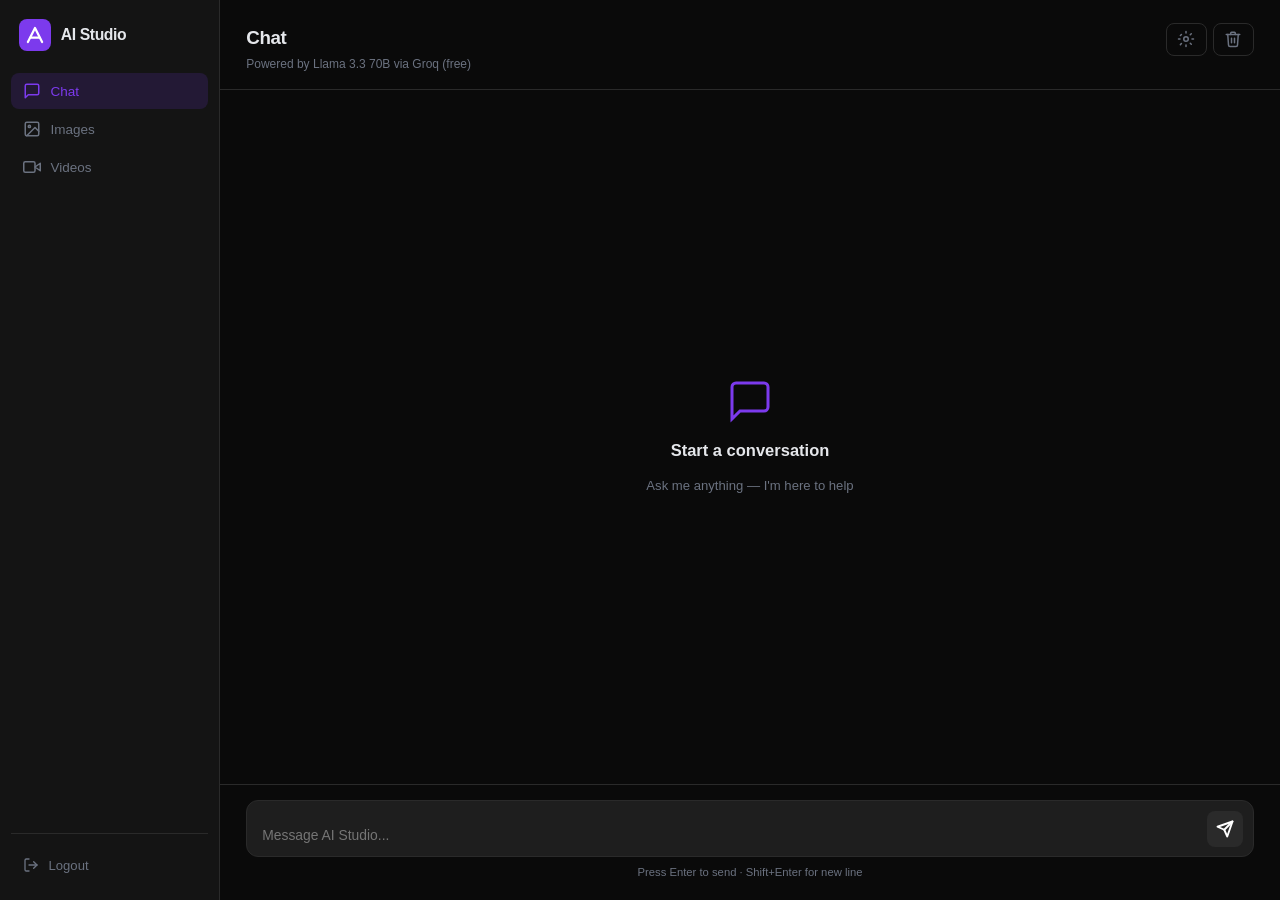
<file: templates/index.html>
<!DOCTYPE html>
<html lang="en">
<head>
  <meta charset="UTF-8" />
  <meta name="viewport" content="width=device-width, initial-scale=1.0" />
  <title>AI Studio</title>
  <link rel="stylesheet" href="/static/style.css" />
</head>
<body>
  <!-- Sidebar -->
  <aside class="sidebar">
    <div class="sidebar-logo">
      <svg viewBox="0 0 36 36" fill="none" width="32" height="32">
        <rect width="36" height="36" rx="9" fill="#7c3aed"/>
        <path d="M10 26L18 10L26 26" stroke="white" stroke-width="2.5" stroke-linecap="round" stroke-linejoin="round"/>
        <path d="M13 21h10" stroke="white" stroke-width="2.5" stroke-linecap="round"/>
      </svg>
      <span>AI Studio</span>
    </div>

    <nav class="sidebar-nav">
      <button class="nav-btn active" data-tab="chat">
        <svg viewBox="0 0 24 24" fill="none" stroke="currentColor" stroke-width="2" stroke-linecap="round" stroke-linejoin="round">
          <path d="M21 15a2 2 0 0 1-2 2H7l-4 4V5a2 2 0 0 1 2-2h14a2 2 0 0 1 2 2z"/>
        </svg>
        Chat
      </button>
      <button class="nav-btn" data-tab="images">
        <svg viewBox="0 0 24 24" fill="none" stroke="currentColor" stroke-width="2" stroke-linecap="round" stroke-linejoin="round">
          <rect x="3" y="3" width="18" height="18" rx="2"/><circle cx="8.5" cy="8.5" r="1.5"/>
          <polyline points="21 15 16 10 5 21"/>
        </svg>
        Images
      </button>
      <button class="nav-btn" data-tab="videos">
        <svg viewBox="0 0 24 24" fill="none" stroke="currentColor" stroke-width="2" stroke-linecap="round" stroke-linejoin="round">
          <polygon points="23 7 16 12 23 17 23 7"/><rect x="1" y="5" width="15" height="14" rx="2"/>
        </svg>
        Videos
      </button>
    </nav>

    <div class="sidebar-footer">
      <form method="post" action="/logout">
        <button type="submit" class="logout-btn">
          <svg viewBox="0 0 24 24" fill="none" stroke="currentColor" stroke-width="2" stroke-linecap="round" stroke-linejoin="round">
            <path d="M9 21H5a2 2 0 0 1-2-2V5a2 2 0 0 1 2-2h4"/><polyline points="16 17 21 12 16 7"/>
            <line x1="21" y1="12" x2="9" y2="12"/>
          </svg>
          Logout
        </button>
      </form>
    </div>
  </aside>

  <!-- Main Content -->
  <main class="main">

    <!-- ===== CHAT TAB ===== -->
    <section class="tab-panel active" id="tab-chat">
      <div class="panel-header">
        <div>
          <h1>Chat</h1>
          <p>Powered by Llama 3.3 70B via Groq (free)</p>
        </div>
        <div class="header-actions">
          <button class="btn-ghost" id="system-prompt-btn" title="Configure system prompt">
            <svg viewBox="0 0 24 24" fill="none" stroke="currentColor" stroke-width="2" stroke-linecap="round" stroke-linejoin="round" width="18" height="18">
              <circle cx="12" cy="12" r="3"/><path d="M19.07 4.93l-1.41 1.41M5.93 18.07l-1.41 1.41M19.07 19.07l-1.41-1.41M5.93 5.93l-1.41 1.41M12 2v2M12 20v2M2 12h2M20 12h2"/>
            </svg>
          </button>
          <button class="btn-ghost" id="clear-chat-btn" title="Clear conversation">
            <svg viewBox="0 0 24 24" fill="none" stroke="currentColor" stroke-width="2" stroke-linecap="round" stroke-linejoin="round" width="18" height="18">
              <polyline points="3 6 5 6 21 6"/><path d="M19 6l-1 14a2 2 0 0 1-2 2H8a2 2 0 0 1-2-2L5 6M10 11v6M14 11v6M9 6V4a1 1 0 0 1 1-1h4a1 1 0 0 1 1 1v2"/>
            </svg>
          </button>
        </div>
      </div>

      <!-- System prompt editor -->
      <div class="system-prompt-panel" id="system-prompt-panel" style="display:none">
        <label>System Prompt</label>
        <textarea id="system-prompt-input" rows="3" placeholder="You are a helpful AI assistant...">You are a helpful AI assistant. Be creative, thorough, and engaging.</textarea>
        <div style="display:flex;gap:8px;margin-top:8px">
          <button class="btn-primary btn-sm" id="save-system-prompt">Save</button>
          <button class="btn-ghost btn-sm" id="cancel-system-prompt">Cancel</button>
        </div>
      </div>

      <div class="chat-messages" id="chat-messages">
        <div class="welcome-msg">
          <svg viewBox="0 0 24 24" fill="none" stroke="#7c3aed" stroke-width="1.5" width="48" height="48">
            <path d="M21 15a2 2 0 0 1-2 2H7l-4 4V5a2 2 0 0 1 2-2h14a2 2 0 0 1 2 2z"/>
          </svg>
          <h3>Start a conversation</h3>
          <p>Ask me anything — I'm here to help</p>
        </div>
      </div>

      <div class="chat-input-area">
        <div class="chat-input-box">
          <textarea
            id="chat-input"
            placeholder="Message AI Studio..."
            rows="1"
          ></textarea>
          <button class="send-btn" id="send-btn" disabled>
            <svg viewBox="0 0 24 24" fill="none" stroke="currentColor" stroke-width="2.5" stroke-linecap="round" stroke-linejoin="round" width="18" height="18">
              <line x1="22" y1="2" x2="11" y2="13"/><polygon points="22 2 15 22 11 13 2 9 22 2"/>
            </svg>
          </button>
        </div>
        <p class="input-hint">Press Enter to send · Shift+Enter for new line</p>
      </div>
    </section>

    <!-- ===== IMAGES TAB ===== -->
    <section class="tab-panel" id="tab-images">
      <div class="panel-header">
        <div>
          <h1>Image Generator</h1>
          <p>Powered by FLUX via Pollinations.ai (100% free, no key needed)</p>
        </div>
      </div>

      <div class="gen-form">
        <div class="form-group">
          <label>Prompt</label>
          <textarea id="image-prompt" rows="3" placeholder="Describe the image you want to create..."></textarea>
        </div>

        <div class="form-row">
          <div class="form-group">
            <label>Style Preset</label>
            <select id="image-style">
              <option value="">None</option>
              <option value="photorealistic, ultra detailed, 8k">Photorealistic</option>
              <option value="digital art, vibrant colors, detailed illustration">Digital Art</option>
              <option value="oil painting, artistic, classic style">Oil Painting</option>
              <option value="anime style, detailed, vibrant">Anime</option>
              <option value="cinematic, dramatic lighting, film still">Cinematic</option>
              <option value="watercolor painting, soft colors, artistic">Watercolor</option>
              <option value="3D render, octane render, high detail">3D Render</option>
              <option value="minimalist, clean lines, modern design">Minimalist</option>
            </select>
          </div>
          <div class="form-group">
            <label>Dimensions</label>
            <select id="image-dims">
              <option value="1024x1024">1024×1024 (Square)</option>
              <option value="1280x720">1280×720 (Landscape)</option>
              <option value="720x1280">720×1280 (Portrait)</option>
              <option value="1536x1024">1536×1024 (Wide)</option>
            </select>
          </div>
        </div>

        <button class="btn-primary" id="generate-image-btn">
          <svg viewBox="0 0 24 24" fill="none" stroke="currentColor" stroke-width="2" stroke-linecap="round" stroke-linejoin="round" width="16" height="16">
            <rect x="3" y="3" width="18" height="18" rx="2"/><circle cx="8.5" cy="8.5" r="1.5"/><polyline points="21 15 16 10 5 21"/>
          </svg>
          Generate Image
        </button>
      </div>

      <div class="result-area" id="image-result"></div>
    </section>

    <!-- ===== VIDEOS TAB ===== -->
    <section class="tab-panel" id="tab-videos">
      <div class="panel-header">
        <div>
          <h1>Video Generator</h1>
          <p>Powered by Text-to-Video via HuggingFace (free tier)</p>
        </div>
      </div>

      <div class="gen-form">
        <div class="form-group">
          <label>Prompt</label>
          <textarea id="video-prompt" rows="3" placeholder="Describe the video you want to create..."></textarea>
        </div>

        <div class="form-row">
          <div class="form-group">
            <label>Duration</label>
            <select id="video-duration">
              <option value="5">5 seconds</option>
              <option value="10">10 seconds</option>
            </select>
          </div>
        </div>

        <button class="btn-primary" id="generate-video-btn">
          <svg viewBox="0 0 24 24" fill="none" stroke="currentColor" stroke-width="2" stroke-linecap="round" stroke-linejoin="round" width="16" height="16">
            <polygon points="23 7 16 12 23 17 23 7"/><rect x="1" y="5" width="15" height="14" rx="2"/>
          </svg>
          Generate Video
        </button>

        <p class="input-hint" style="margin-top:10px">Video generation takes 1–3 minutes. You can navigate away — the result will appear when ready.</p>
      </div>

      <div class="result-area" id="video-result"></div>
    </section>

  </main>

  <script src="/static/app.js"></script>
</body>
</html>
</file>
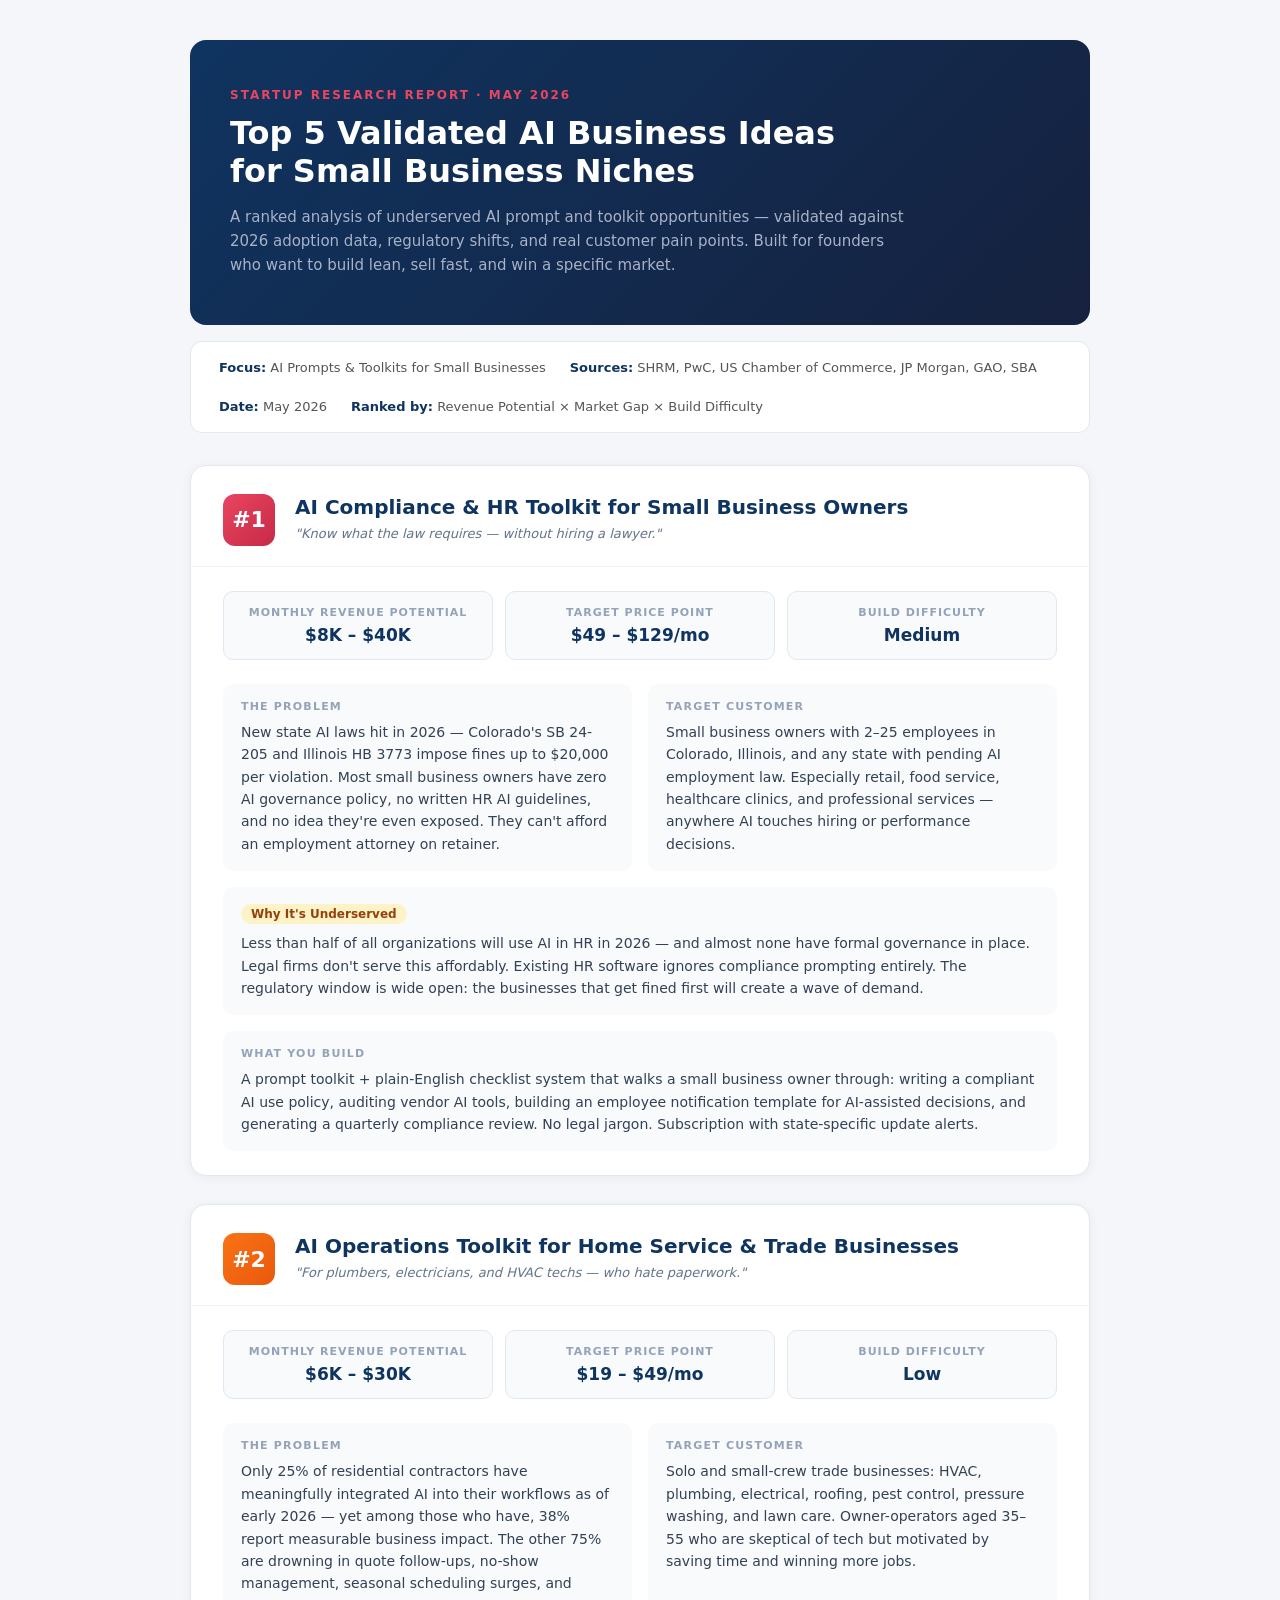
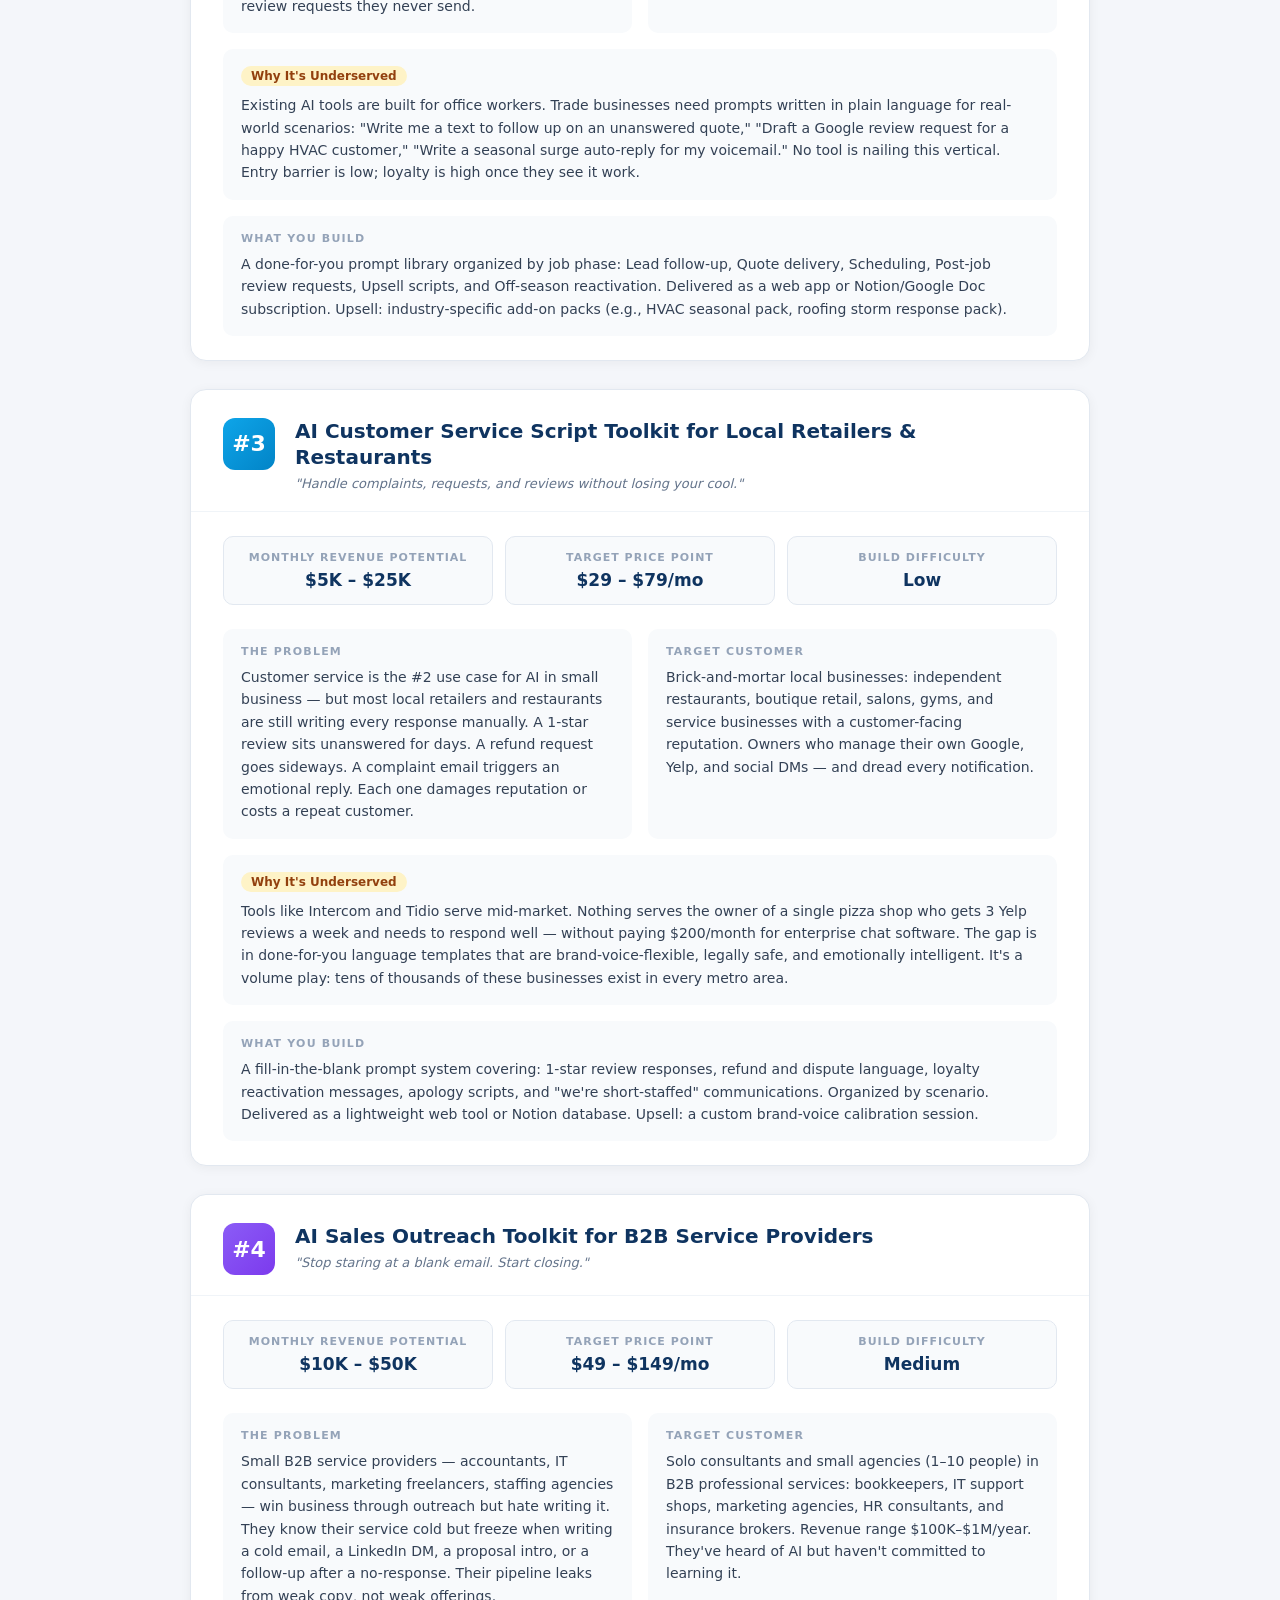
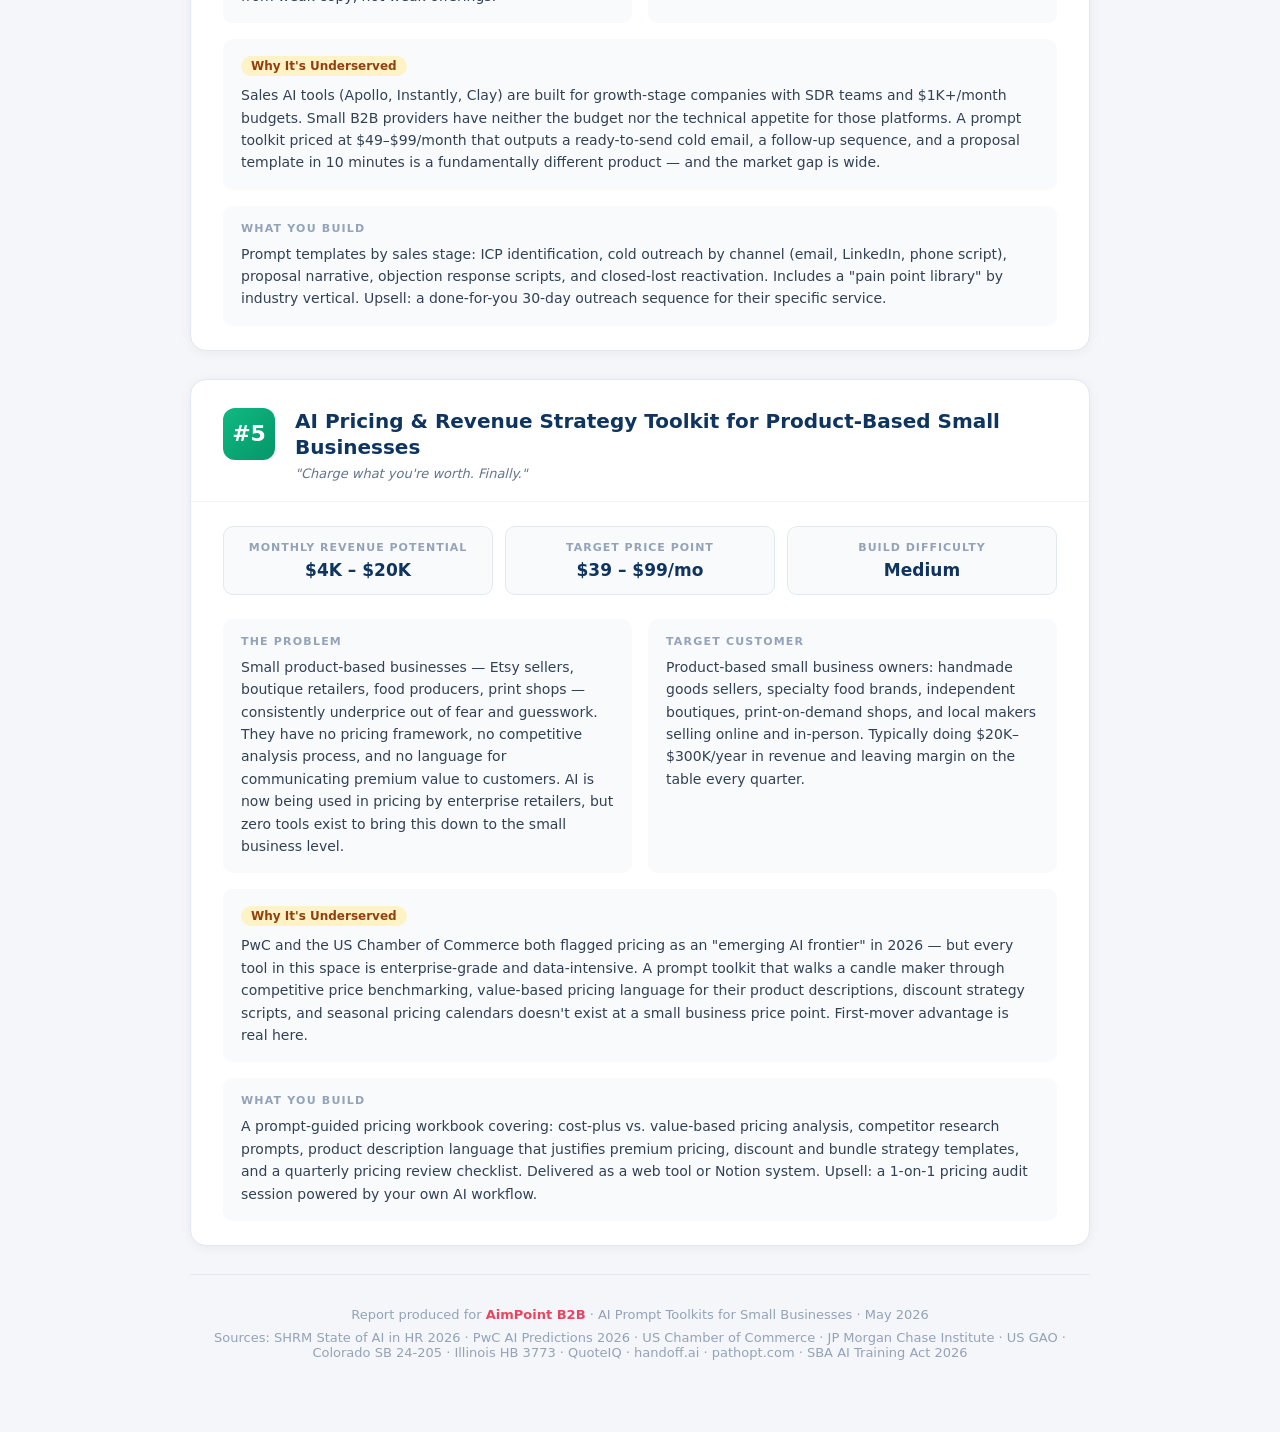
<file: ai-business-ideas-report.html>
<!DOCTYPE html>
<html lang="en">
<head>
  <meta charset="UTF-8" />
  <meta name="viewport" content="width=device-width, initial-scale=1.0" />
  <title>Top 5 Validated AI Business Ideas for Small Business — 2026</title>
  <style>
    * { box-sizing: border-box; margin: 0; padding: 0; }

    body {
      font-family: 'Segoe UI', system-ui, sans-serif;
      background: #f4f6fa;
      color: #1a1a2e;
      padding: 40px 20px;
    }

    .report-wrapper {
      max-width: 900px;
      margin: 0 auto;
    }

    header {
      background: linear-gradient(135deg, #0f3460 0%, #16213e 100%);
      color: white;
      padding: 48px 40px;
      border-radius: 16px;
      margin-bottom: 16px;
    }

    header .label {
      font-size: 12px;
      font-weight: 700;
      letter-spacing: 2px;
      text-transform: uppercase;
      color: #e94560;
      margin-bottom: 12px;
    }

    header h1 {
      font-size: 32px;
      font-weight: 800;
      line-height: 1.2;
      margin-bottom: 14px;
    }

    header p {
      font-size: 15px;
      color: #a8b2c8;
      line-height: 1.6;
      max-width: 680px;
    }

    .meta-bar {
      display: flex;
      gap: 24px;
      background: #fff;
      border-radius: 12px;
      padding: 18px 28px;
      margin-bottom: 32px;
      font-size: 13px;
      color: #555;
      border: 1px solid #e2e8f0;
      flex-wrap: wrap;
    }

    .meta-bar span strong { color: #0f3460; }

    .card {
      background: #fff;
      border-radius: 16px;
      border: 1px solid #e2e8f0;
      margin-bottom: 28px;
      overflow: hidden;
      box-shadow: 0 2px 12px rgba(0,0,0,0.05);
    }

    .card-header {
      padding: 28px 32px 20px;
      border-bottom: 1px solid #f0f4f8;
      display: flex;
      align-items: flex-start;
      gap: 20px;
    }

    .rank-badge {
      min-width: 52px;
      height: 52px;
      border-radius: 12px;
      display: flex;
      align-items: center;
      justify-content: center;
      font-size: 22px;
      font-weight: 900;
      color: white;
      flex-shrink: 0;
    }

    .rank-1 { background: linear-gradient(135deg, #e94560, #c62a47); }
    .rank-2 { background: linear-gradient(135deg, #f97316, #ea580c); }
    .rank-3 { background: linear-gradient(135deg, #0ea5e9, #0284c7); }
    .rank-4 { background: linear-gradient(135deg, #8b5cf6, #7c3aed); }
    .rank-5 { background: linear-gradient(135deg, #10b981, #059669); }

    .card-title-block h2 {
      font-size: 20px;
      font-weight: 800;
      color: #0f3460;
      line-height: 1.3;
      margin-bottom: 6px;
    }

    .card-title-block .tagline {
      font-size: 13px;
      color: #64748b;
      font-style: italic;
    }

    .card-body {
      padding: 24px 32px;
    }

    .stats-row {
      display: grid;
      grid-template-columns: repeat(3, 1fr);
      gap: 12px;
      margin-bottom: 24px;
    }

    .stat-box {
      background: #f8fafc;
      border: 1px solid #e2e8f0;
      border-radius: 10px;
      padding: 14px 16px;
      text-align: center;
    }

    .stat-box .stat-label {
      font-size: 11px;
      font-weight: 700;
      letter-spacing: 1px;
      text-transform: uppercase;
      color: #94a3b8;
      margin-bottom: 6px;
    }

    .stat-box .stat-value {
      font-size: 17px;
      font-weight: 800;
      color: #0f3460;
    }

    .difficulty-easy   { color: #10b981; }
    .difficulty-medium { color: #f97316; }
    .difficulty-hard   { color: #e94560; }

    .section-grid {
      display: grid;
      grid-template-columns: 1fr 1fr;
      gap: 16px;
      margin-bottom: 0;
    }

    .section-block {
      background: #f8fafc;
      border-radius: 10px;
      padding: 16px 18px;
    }

    .section-block h4 {
      font-size: 11px;
      font-weight: 700;
      letter-spacing: 1.2px;
      text-transform: uppercase;
      color: #94a3b8;
      margin-bottom: 8px;
    }

    .section-block p {
      font-size: 14px;
      color: #334155;
      line-height: 1.6;
    }

    .section-block.full {
      grid-column: 1 / -1;
    }

    .why-badge {
      display: inline-block;
      background: #fef3c7;
      color: #92400e;
      font-size: 12px;
      font-weight: 700;
      padding: 3px 10px;
      border-radius: 20px;
      margin-bottom: 8px;
    }

    footer {
      text-align: center;
      padding: 32px 20px;
      font-size: 13px;
      color: #94a3b8;
      border-top: 1px solid #e2e8f0;
      margin-top: 16px;
    }

    footer a { color: #e94560; text-decoration: none; font-weight: 600; }

    @media (max-width: 600px) {
      .stats-row { grid-template-columns: 1fr 1fr; }
      .section-grid { grid-template-columns: 1fr; }
      .card-body { padding: 20px; }
      .card-header { padding: 20px; flex-direction: column; }
    }
  </style>
</head>
<body>
<div class="report-wrapper">

  <header>
    <div class="label">Startup Research Report · May 2026</div>
    <h1>Top 5 Validated AI Business Ideas<br>for Small Business Niches</h1>
    <p>A ranked analysis of underserved AI prompt and toolkit opportunities — validated against 2026 adoption data, regulatory shifts, and real customer pain points. Built for founders who want to build lean, sell fast, and win a specific market.</p>
  </header>

  <div class="meta-bar">
    <span><strong>Focus:</strong> AI Prompts &amp; Toolkits for Small Businesses</span>
    <span><strong>Sources:</strong> SHRM, PwC, US Chamber of Commerce, JP Morgan, GAO, SBA</span>
    <span><strong>Date:</strong> May 2026</span>
    <span><strong>Ranked by:</strong> Revenue Potential × Market Gap × Build Difficulty</span>
  </div>

  <!-- ── IDEA #1 ── -->
  <div class="card">
    <div class="card-header">
      <div class="rank-badge rank-1">#1</div>
      <div class="card-title-block">
        <h2>AI Compliance &amp; HR Toolkit for Small Business Owners</h2>
        <div class="tagline">"Know what the law requires — without hiring a lawyer."</div>
      </div>
    </div>
    <div class="card-body">
      <div class="stats-row">
        <div class="stat-box">
          <div class="stat-label">Monthly Revenue Potential</div>
          <div class="stat-value">$8K – $40K</div>
        </div>
        <div class="stat-box">
          <div class="stat-label">Target Price Point</div>
          <div class="stat-value">$49 – $129/mo</div>
        </div>
        <div class="stat-box">
          <div class="stat-label">Build Difficulty</div>
          <div class="stat-value difficulty-medium">Medium</div>
        </div>
      </div>

      <div class="section-grid">
        <div class="section-block">
          <h4>The Problem</h4>
          <p>New state AI laws hit in 2026 — Colorado's SB 24-205 and Illinois HB 3773 impose fines up to $20,000 per violation. Most small business owners have zero AI governance policy, no written HR AI guidelines, and no idea they're even exposed. They can't afford an employment attorney on retainer.</p>
        </div>
        <div class="section-block">
          <h4>Target Customer</h4>
          <p>Small business owners with 2–25 employees in Colorado, Illinois, and any state with pending AI employment law. Especially retail, food service, healthcare clinics, and professional services — anywhere AI touches hiring or performance decisions.</p>
        </div>
        <div class="section-block full">
          <div class="why-badge">Why It's Underserved</div>
          <p>Less than half of all organizations will use AI in HR in 2026 — and almost none have formal governance in place. Legal firms don't serve this affordably. Existing HR software ignores compliance prompting entirely. The regulatory window is wide open: the businesses that get fined first will create a wave of demand.</p>
        </div>
        <div class="section-block full">
          <h4>What You Build</h4>
          <p>A prompt toolkit + plain-English checklist system that walks a small business owner through: writing a compliant AI use policy, auditing vendor AI tools, building an employee notification template for AI-assisted decisions, and generating a quarterly compliance review. No legal jargon. Subscription with state-specific update alerts.</p>
        </div>
      </div>
    </div>
  </div>

  <!-- ── IDEA #2 ── -->
  <div class="card">
    <div class="card-header">
      <div class="rank-badge rank-2">#2</div>
      <div class="card-title-block">
        <h2>AI Operations Toolkit for Home Service &amp; Trade Businesses</h2>
        <div class="tagline">"For plumbers, electricians, and HVAC techs — who hate paperwork."</div>
      </div>
    </div>
    <div class="card-body">
      <div class="stats-row">
        <div class="stat-box">
          <div class="stat-label">Monthly Revenue Potential</div>
          <div class="stat-value">$6K – $30K</div>
        </div>
        <div class="stat-box">
          <div class="stat-label">Target Price Point</div>
          <div class="stat-value">$19 – $49/mo</div>
        </div>
        <div class="stat-box">
          <div class="stat-label">Build Difficulty</div>
          <div class="stat-value difficulty-easy">Low</div>
        </div>
      </div>

      <div class="section-grid">
        <div class="section-block">
          <h4>The Problem</h4>
          <p>Only 25% of residential contractors have meaningfully integrated AI into their workflows as of early 2026 — yet among those who have, 38% report measurable business impact. The other 75% are drowning in quote follow-ups, no-show management, seasonal scheduling surges, and review requests they never send.</p>
        </div>
        <div class="section-block">
          <h4>Target Customer</h4>
          <p>Solo and small-crew trade businesses: HVAC, plumbing, electrical, roofing, pest control, pressure washing, and lawn care. Owner-operators aged 35–55 who are skeptical of tech but motivated by saving time and winning more jobs.</p>
        </div>
        <div class="section-block full">
          <div class="why-badge">Why It's Underserved</div>
          <p>Existing AI tools are built for office workers. Trade businesses need prompts written in plain language for real-world scenarios: "Write me a text to follow up on an unanswered quote," "Draft a Google review request for a happy HVAC customer," "Write a seasonal surge auto-reply for my voicemail." No tool is nailing this vertical. Entry barrier is low; loyalty is high once they see it work.</p>
        </div>
        <div class="section-block full">
          <h4>What You Build</h4>
          <p>A done-for-you prompt library organized by job phase: Lead follow-up, Quote delivery, Scheduling, Post-job review requests, Upsell scripts, and Off-season reactivation. Delivered as a web app or Notion/Google Doc subscription. Upsell: industry-specific add-on packs (e.g., HVAC seasonal pack, roofing storm response pack).</p>
        </div>
      </div>
    </div>
  </div>

  <!-- ── IDEA #3 ── -->
  <div class="card">
    <div class="card-header">
      <div class="rank-badge rank-3">#3</div>
      <div class="card-title-block">
        <h2>AI Customer Service Script Toolkit for Local Retailers &amp; Restaurants</h2>
        <div class="tagline">"Handle complaints, requests, and reviews without losing your cool."</div>
      </div>
    </div>
    <div class="card-body">
      <div class="stats-row">
        <div class="stat-box">
          <div class="stat-label">Monthly Revenue Potential</div>
          <div class="stat-value">$5K – $25K</div>
        </div>
        <div class="stat-box">
          <div class="stat-label">Target Price Point</div>
          <div class="stat-value">$29 – $79/mo</div>
        </div>
        <div class="stat-box">
          <div class="stat-label">Build Difficulty</div>
          <div class="stat-value difficulty-easy">Low</div>
        </div>
      </div>

      <div class="section-grid">
        <div class="section-block">
          <h4>The Problem</h4>
          <p>Customer service is the #2 use case for AI in small business — but most local retailers and restaurants are still writing every response manually. A 1-star review sits unanswered for days. A refund request goes sideways. A complaint email triggers an emotional reply. Each one damages reputation or costs a repeat customer.</p>
        </div>
        <div class="section-block">
          <h4>Target Customer</h4>
          <p>Brick-and-mortar local businesses: independent restaurants, boutique retail, salons, gyms, and service businesses with a customer-facing reputation. Owners who manage their own Google, Yelp, and social DMs — and dread every notification.</p>
        </div>
        <div class="section-block full">
          <div class="why-badge">Why It's Underserved</div>
          <p>Tools like Intercom and Tidio serve mid-market. Nothing serves the owner of a single pizza shop who gets 3 Yelp reviews a week and needs to respond well — without paying $200/month for enterprise chat software. The gap is in done-for-you language templates that are brand-voice-flexible, legally safe, and emotionally intelligent. It's a volume play: tens of thousands of these businesses exist in every metro area.</p>
        </div>
        <div class="section-block full">
          <h4>What You Build</h4>
          <p>A fill-in-the-blank prompt system covering: 1-star review responses, refund and dispute language, loyalty reactivation messages, apology scripts, and "we're short-staffed" communications. Organized by scenario. Delivered as a lightweight web tool or Notion database. Upsell: a custom brand-voice calibration session.</p>
        </div>
      </div>
    </div>
  </div>

  <!-- ── IDEA #4 ── -->
  <div class="card">
    <div class="card-header">
      <div class="rank-badge rank-4">#4</div>
      <div class="card-title-block">
        <h2>AI Sales Outreach Toolkit for B2B Service Providers</h2>
        <div class="tagline">"Stop staring at a blank email. Start closing."</div>
      </div>
    </div>
    <div class="card-body">
      <div class="stats-row">
        <div class="stat-box">
          <div class="stat-label">Monthly Revenue Potential</div>
          <div class="stat-value">$10K – $50K</div>
        </div>
        <div class="stat-box">
          <div class="stat-label">Target Price Point</div>
          <div class="stat-value">$49 – $149/mo</div>
        </div>
        <div class="stat-box">
          <div class="stat-label">Build Difficulty</div>
          <div class="stat-value difficulty-medium">Medium</div>
        </div>
      </div>

      <div class="section-grid">
        <div class="section-block">
          <h4>The Problem</h4>
          <p>Small B2B service providers — accountants, IT consultants, marketing freelancers, staffing agencies — win business through outreach but hate writing it. They know their service cold but freeze when writing a cold email, a LinkedIn DM, a proposal intro, or a follow-up after a no-response. Their pipeline leaks from weak copy, not weak offerings.</p>
        </div>
        <div class="section-block">
          <h4>Target Customer</h4>
          <p>Solo consultants and small agencies (1–10 people) in B2B professional services: bookkeepers, IT support shops, marketing agencies, HR consultants, and insurance brokers. Revenue range $100K–$1M/year. They've heard of AI but haven't committed to learning it.</p>
        </div>
        <div class="section-block full">
          <div class="why-badge">Why It's Underserved</div>
          <p>Sales AI tools (Apollo, Instantly, Clay) are built for growth-stage companies with SDR teams and $1K+/month budgets. Small B2B providers have neither the budget nor the technical appetite for those platforms. A prompt toolkit priced at $49–$99/month that outputs a ready-to-send cold email, a follow-up sequence, and a proposal template in 10 minutes is a fundamentally different product — and the market gap is wide.</p>
        </div>
        <div class="section-block full">
          <h4>What You Build</h4>
          <p>Prompt templates by sales stage: ICP identification, cold outreach by channel (email, LinkedIn, phone script), proposal narrative, objection response scripts, and closed-lost reactivation. Includes a "pain point library" by industry vertical. Upsell: a done-for-you 30-day outreach sequence for their specific service.</p>
        </div>
      </div>
    </div>
  </div>

  <!-- ── IDEA #5 ── -->
  <div class="card">
    <div class="card-header">
      <div class="rank-badge rank-5">#5</div>
      <div class="card-title-block">
        <h2>AI Pricing &amp; Revenue Strategy Toolkit for Product-Based Small Businesses</h2>
        <div class="tagline">"Charge what you're worth. Finally."</div>
      </div>
    </div>
    <div class="card-body">
      <div class="stats-row">
        <div class="stat-box">
          <div class="stat-label">Monthly Revenue Potential</div>
          <div class="stat-value">$4K – $20K</div>
        </div>
        <div class="stat-box">
          <div class="stat-label">Target Price Point</div>
          <div class="stat-value">$39 – $99/mo</div>
        </div>
        <div class="stat-box">
          <div class="stat-label">Build Difficulty</div>
          <div class="stat-value difficulty-medium">Medium</div>
        </div>
      </div>

      <div class="section-grid">
        <div class="section-block">
          <h4>The Problem</h4>
          <p>Small product-based businesses — Etsy sellers, boutique retailers, food producers, print shops — consistently underprice out of fear and guesswork. They have no pricing framework, no competitive analysis process, and no language for communicating premium value to customers. AI is now being used in pricing by enterprise retailers, but zero tools exist to bring this down to the small business level.</p>
        </div>
        <div class="section-block">
          <h4>Target Customer</h4>
          <p>Product-based small business owners: handmade goods sellers, specialty food brands, independent boutiques, print-on-demand shops, and local makers selling online and in-person. Typically doing $20K–$300K/year in revenue and leaving margin on the table every quarter.</p>
        </div>
        <div class="section-block full">
          <div class="why-badge">Why It's Underserved</div>
          <p>PwC and the US Chamber of Commerce both flagged pricing as an "emerging AI frontier" in 2026 — but every tool in this space is enterprise-grade and data-intensive. A prompt toolkit that walks a candle maker through competitive price benchmarking, value-based pricing language for their product descriptions, discount strategy scripts, and seasonal pricing calendars doesn't exist at a small business price point. First-mover advantage is real here.</p>
        </div>
        <div class="section-block full">
          <h4>What You Build</h4>
          <p>A prompt-guided pricing workbook covering: cost-plus vs. value-based pricing analysis, competitor research prompts, product description language that justifies premium pricing, discount and bundle strategy templates, and a quarterly pricing review checklist. Delivered as a web tool or Notion system. Upsell: a 1-on-1 pricing audit session powered by your own AI workflow.</p>
        </div>
      </div>
    </div>
  </div>

  <footer>
    <p>Report produced for <a href="https://aimpointb2b.com" target="_blank">AimPoint B2B</a> · AI Prompt Toolkits for Small Businesses · May 2026</p>
    <p style="margin-top:8px;">Sources: SHRM State of AI in HR 2026 · PwC AI Predictions 2026 · US Chamber of Commerce · JP Morgan Chase Institute · US GAO · Colorado SB 24-205 · Illinois HB 3773 · QuoteIQ · handoff.ai · pathopt.com · SBA AI Training Act 2026</p>
  </footer>

</div>
</body>
</html>
</file>
<file: static/style.css>
*, *::before, *::after { box-sizing: border-box; margin: 0; padding: 0; }

:root {
  --bg: #0a0a0a;
  --surface: #141414;
  --surface-2: #1e1e1e;
  --border: #2a2a2a;
  --text: #e5e7eb;
  --text-muted: #6b7280;
  --accent: #7c3aed;
  --accent-hover: #6d28d9;
  --accent-light: rgba(124, 58, 237, 0.15);
  --success: #10b981;
  --error: #ef4444;
  --sidebar-w: 220px;
}

html, body {
  height: 100%;
  font-family: -apple-system, BlinkMacSystemFont, 'Segoe UI', 'Inter', sans-serif;
  background: var(--bg);
  color: var(--text);
  font-size: 15px;
  line-height: 1.6;
}

/* ── Layout ── */
body { display: flex; overflow: hidden; }

.sidebar {
  width: var(--sidebar-w);
  min-width: var(--sidebar-w);
  background: var(--surface);
  border-right: 1px solid var(--border);
  display: flex;
  flex-direction: column;
  padding: 1.25rem 0.75rem;
  height: 100vh;
}

.main {
  flex: 1;
  overflow: hidden;
  display: flex;
  flex-direction: column;
  height: 100vh;
}

/* ── Sidebar ── */
.sidebar-logo {
  display: flex;
  align-items: center;
  gap: 10px;
  padding: 0 0.5rem 1.5rem;
  font-size: 1.05rem;
  font-weight: 700;
  letter-spacing: -0.4px;
}

.sidebar-nav {
  display: flex;
  flex-direction: column;
  gap: 2px;
  flex: 1;
}

.nav-btn {
  display: flex;
  align-items: center;
  gap: 10px;
  width: 100%;
  background: transparent;
  border: none;
  color: var(--text-muted);
  font-size: 0.9rem;
  font-weight: 500;
  padding: 0.6rem 0.75rem;
  border-radius: 8px;
  cursor: pointer;
  transition: background 0.15s, color 0.15s;
  text-align: left;
}

.nav-btn svg { flex-shrink: 0; width: 18px; height: 18px; }
.nav-btn:hover { background: var(--surface-2); color: var(--text); }
.nav-btn.active { background: var(--accent-light); color: var(--accent); }

.sidebar-footer { padding-top: 1rem; border-top: 1px solid var(--border); }

.logout-btn {
  display: flex;
  align-items: center;
  gap: 10px;
  width: 100%;
  background: transparent;
  border: none;
  color: var(--text-muted);
  font-size: 0.875rem;
  padding: 0.55rem 0.75rem;
  border-radius: 8px;
  cursor: pointer;
  transition: background 0.15s, color 0.15s;
  text-align: left;
}
.logout-btn svg { width: 16px; height: 16px; }
.logout-btn:hover { background: rgba(239, 68, 68, 0.1); color: #fca5a5; }

/* ── Tab panels ── */
.tab-panel {
  display: none;
  flex-direction: column;
  height: 100vh;
  overflow: hidden;
}
.tab-panel.active { display: flex; }

/* ── Panel header ── */
.panel-header {
  display: flex;
  align-items: flex-start;
  justify-content: space-between;
  padding: 1.5rem 1.75rem 1rem;
  border-bottom: 1px solid var(--border);
  flex-shrink: 0;
}

.panel-header h1 { font-size: 1.25rem; font-weight: 700; letter-spacing: -0.4px; }
.panel-header p { color: var(--text-muted); font-size: 0.8rem; margin-top: 2px; }

.header-actions { display: flex; gap: 6px; }

/* ── Buttons ── */
.btn-primary {
  display: inline-flex;
  align-items: center;
  gap: 8px;
  background: var(--accent);
  color: #fff;
  border: none;
  border-radius: 8px;
  font-size: 0.9rem;
  font-weight: 600;
  padding: 0.65rem 1.25rem;
  cursor: pointer;
  transition: background 0.15s;
}
.btn-primary:hover:not(:disabled) { background: var(--accent-hover); }
.btn-primary:disabled { opacity: 0.5; cursor: not-allowed; }
.btn-primary.btn-sm { font-size: 0.8rem; padding: 0.4rem 0.875rem; }

.btn-ghost {
  display: inline-flex;
  align-items: center;
  gap: 6px;
  background: transparent;
  color: var(--text-muted);
  border: 1px solid var(--border);
  border-radius: 8px;
  font-size: 0.85rem;
  padding: 0.45rem 0.7rem;
  cursor: pointer;
  transition: background 0.15s, color 0.15s;
}
.btn-ghost:hover { background: var(--surface-2); color: var(--text); }
.btn-ghost.btn-sm { font-size: 0.8rem; padding: 0.35rem 0.6rem; }

/* ── Chat ── */
.chat-messages {
  flex: 1;
  overflow-y: auto;
  padding: 1.5rem 1.75rem;
  display: flex;
  flex-direction: column;
  gap: 1.25rem;
  scroll-behavior: smooth;
}

.welcome-msg {
  display: flex;
  flex-direction: column;
  align-items: center;
  justify-content: center;
  gap: 12px;
  flex: 1;
  color: var(--text-muted);
  text-align: center;
}
.welcome-msg h3 { font-size: 1.1rem; color: var(--text); }
.welcome-msg p { font-size: 0.875rem; }

.message {
  display: flex;
  gap: 12px;
  max-width: 820px;
}

.message.user { flex-direction: row-reverse; align-self: flex-end; }
.message.assistant { align-self: flex-start; }

.msg-avatar {
  width: 32px;
  height: 32px;
  border-radius: 8px;
  display: flex;
  align-items: center;
  justify-content: center;
  font-size: 0.75rem;
  font-weight: 700;
  flex-shrink: 0;
}
.message.user .msg-avatar { background: var(--accent); color: #fff; }
.message.assistant .msg-avatar { background: var(--surface-2); color: var(--accent); border: 1px solid var(--border); }

.msg-content {
  background: var(--surface-2);
  border: 1px solid var(--border);
  border-radius: 12px;
  padding: 0.75rem 1rem;
  font-size: 0.9rem;
  line-height: 1.65;
  max-width: 680px;
  word-break: break-word;
  white-space: pre-wrap;
}
.message.user .msg-content {
  background: var(--accent-light);
  border-color: rgba(124, 58, 237, 0.3);
}

.msg-content.streaming::after {
  content: '▋';
  display: inline-block;
  animation: blink 0.8s step-end infinite;
  margin-left: 2px;
  color: var(--accent);
}
@keyframes blink { 0%, 100% { opacity: 1; } 50% { opacity: 0; } }

/* System prompt panel */
.system-prompt-panel {
  background: var(--surface-2);
  border-bottom: 1px solid var(--border);
  padding: 1rem 1.75rem;
  flex-shrink: 0;
}
.system-prompt-panel label {
  font-size: 0.8rem;
  font-weight: 500;
  color: var(--text-muted);
  display: block;
  margin-bottom: 6px;
}
.system-prompt-panel textarea {
  width: 100%;
  background: var(--surface);
  border: 1px solid var(--border);
  border-radius: 8px;
  color: var(--text);
  font-size: 0.875rem;
  font-family: inherit;
  padding: 0.6rem 0.875rem;
  resize: vertical;
  outline: none;
  transition: border-color 0.15s;
}
.system-prompt-panel textarea:focus { border-color: var(--accent); }

/* Chat input */
.chat-input-area {
  padding: 1rem 1.75rem 1.25rem;
  border-top: 1px solid var(--border);
  flex-shrink: 0;
  background: var(--bg);
}

.chat-input-box {
  display: flex;
  align-items: flex-end;
  gap: 10px;
  background: var(--surface-2);
  border: 1px solid var(--border);
  border-radius: 12px;
  padding: 0.65rem 0.65rem 0.65rem 1rem;
  transition: border-color 0.15s;
}
.chat-input-box:focus-within { border-color: var(--accent); }

#chat-input {
  flex: 1;
  background: transparent;
  border: none;
  color: var(--text);
  font-size: 0.925rem;
  font-family: inherit;
  resize: none;
  outline: none;
  line-height: 1.55;
  max-height: 160px;
  overflow-y: auto;
}

.send-btn {
  width: 36px;
  height: 36px;
  border-radius: 8px;
  background: var(--accent);
  color: #fff;
  border: none;
  cursor: pointer;
  display: flex;
  align-items: center;
  justify-content: center;
  flex-shrink: 0;
  transition: background 0.15s;
}
.send-btn:hover:not(:disabled) { background: var(--accent-hover); }
.send-btn:disabled { background: var(--border); cursor: not-allowed; }

.input-hint {
  font-size: 0.75rem;
  color: var(--text-muted);
  margin-top: 6px;
  text-align: center;
}

/* ── Generator forms ── */
.gen-form {
  padding: 1.5rem 1.75rem;
  max-width: 760px;
  display: flex;
  flex-direction: column;
  gap: 1rem;
  flex-shrink: 0;
}

.form-group {
  display: flex;
  flex-direction: column;
  gap: 6px;
}

.form-group label {
  font-size: 0.8rem;
  font-weight: 500;
  color: var(--text-muted);
}

.form-group textarea,
.form-group select,
.form-group input {
  background: var(--surface-2);
  border: 1px solid var(--border);
  border-radius: 8px;
  color: var(--text);
  font-size: 0.9rem;
  font-family: inherit;
  padding: 0.65rem 0.875rem;
  outline: none;
  transition: border-color 0.15s;
  resize: vertical;
}
.form-group textarea:focus,
.form-group select:focus,
.form-group input:focus { border-color: var(--accent); }

.form-group select option { background: var(--surface-2); }

.form-row {
  display: grid;
  grid-template-columns: 1fr 1fr;
  gap: 1rem;
}

/* ── Result areas ── */
.result-area {
  flex: 1;
  overflow-y: auto;
  padding: 0 1.75rem 1.75rem;
}

.result-placeholder {
  display: flex;
  flex-direction: column;
  align-items: center;
  justify-content: center;
  gap: 12px;
  height: 200px;
  color: var(--text-muted);
  text-align: center;
  border: 1px dashed var(--border);
  border-radius: 12px;
}

.spinner {
  width: 36px;
  height: 36px;
  border: 3px solid var(--border);
  border-top-color: var(--accent);
  border-radius: 50%;
  animation: spin 0.8s linear infinite;
}
@keyframes spin { to { transform: rotate(360deg); } }

.loading-card {
  display: flex;
  flex-direction: column;
  align-items: center;
  gap: 14px;
  padding: 2.5rem;
  border: 1px solid var(--border);
  border-radius: 12px;
  background: var(--surface);
  text-align: center;
}
.loading-card p { color: var(--text-muted); font-size: 0.875rem; }

.image-result-card {
  border: 1px solid var(--border);
  border-radius: 12px;
  overflow: hidden;
  background: var(--surface);
}
.image-result-card img {
  width: 100%;
  display: block;
  max-height: 600px;
  object-fit: contain;
  background: #000;
}
.result-actions {
  display: flex;
  gap: 10px;
  padding: 0.875rem 1rem;
  border-top: 1px solid var(--border);
}

.video-result-card {
  border: 1px solid var(--border);
  border-radius: 12px;
  overflow: hidden;
  background: var(--surface);
}
.video-result-card video {
  width: 100%;
  display: block;
  max-height: 500px;
  background: #000;
}

.error-card {
  background: rgba(239, 68, 68, 0.08);
  border: 1px solid rgba(239, 68, 68, 0.3);
  border-radius: 12px;
  padding: 1rem 1.25rem;
  color: #fca5a5;
  font-size: 0.875rem;
}

.progress-bar-wrap {
  width: 100%;
  height: 4px;
  background: var(--border);
  border-radius: 99px;
  overflow: hidden;
}
.progress-bar {
  height: 100%;
  background: var(--accent);
  border-radius: 99px;
  animation: progress-pulse 2s ease-in-out infinite;
}
@keyframes progress-pulse {
  0% { width: 5%; }
  50% { width: 75%; }
  100% { width: 5%; }
}

/* ── Scrollbar ── */
::-webkit-scrollbar { width: 6px; }
::-webkit-scrollbar-track { background: transparent; }
::-webkit-scrollbar-thumb { background: var(--border); border-radius: 99px; }
::-webkit-scrollbar-thumb:hover { background: #3a3a3a; }

/* ── Responsive ── */
@media (max-width: 640px) {
  :root { --sidebar-w: 60px; }
  .sidebar-logo span,
  .nav-btn span,
  .logout-btn span { display: none; }
  .nav-btn, .logout-btn { justify-content: center; }
  .form-row { grid-template-columns: 1fr; }
  .panel-header { padding: 1rem; }
  .gen-form { padding: 1rem; }
  .chat-messages { padding: 1rem; }
  .chat-input-area { padding: 0.75rem 1rem; }
}
</file>
